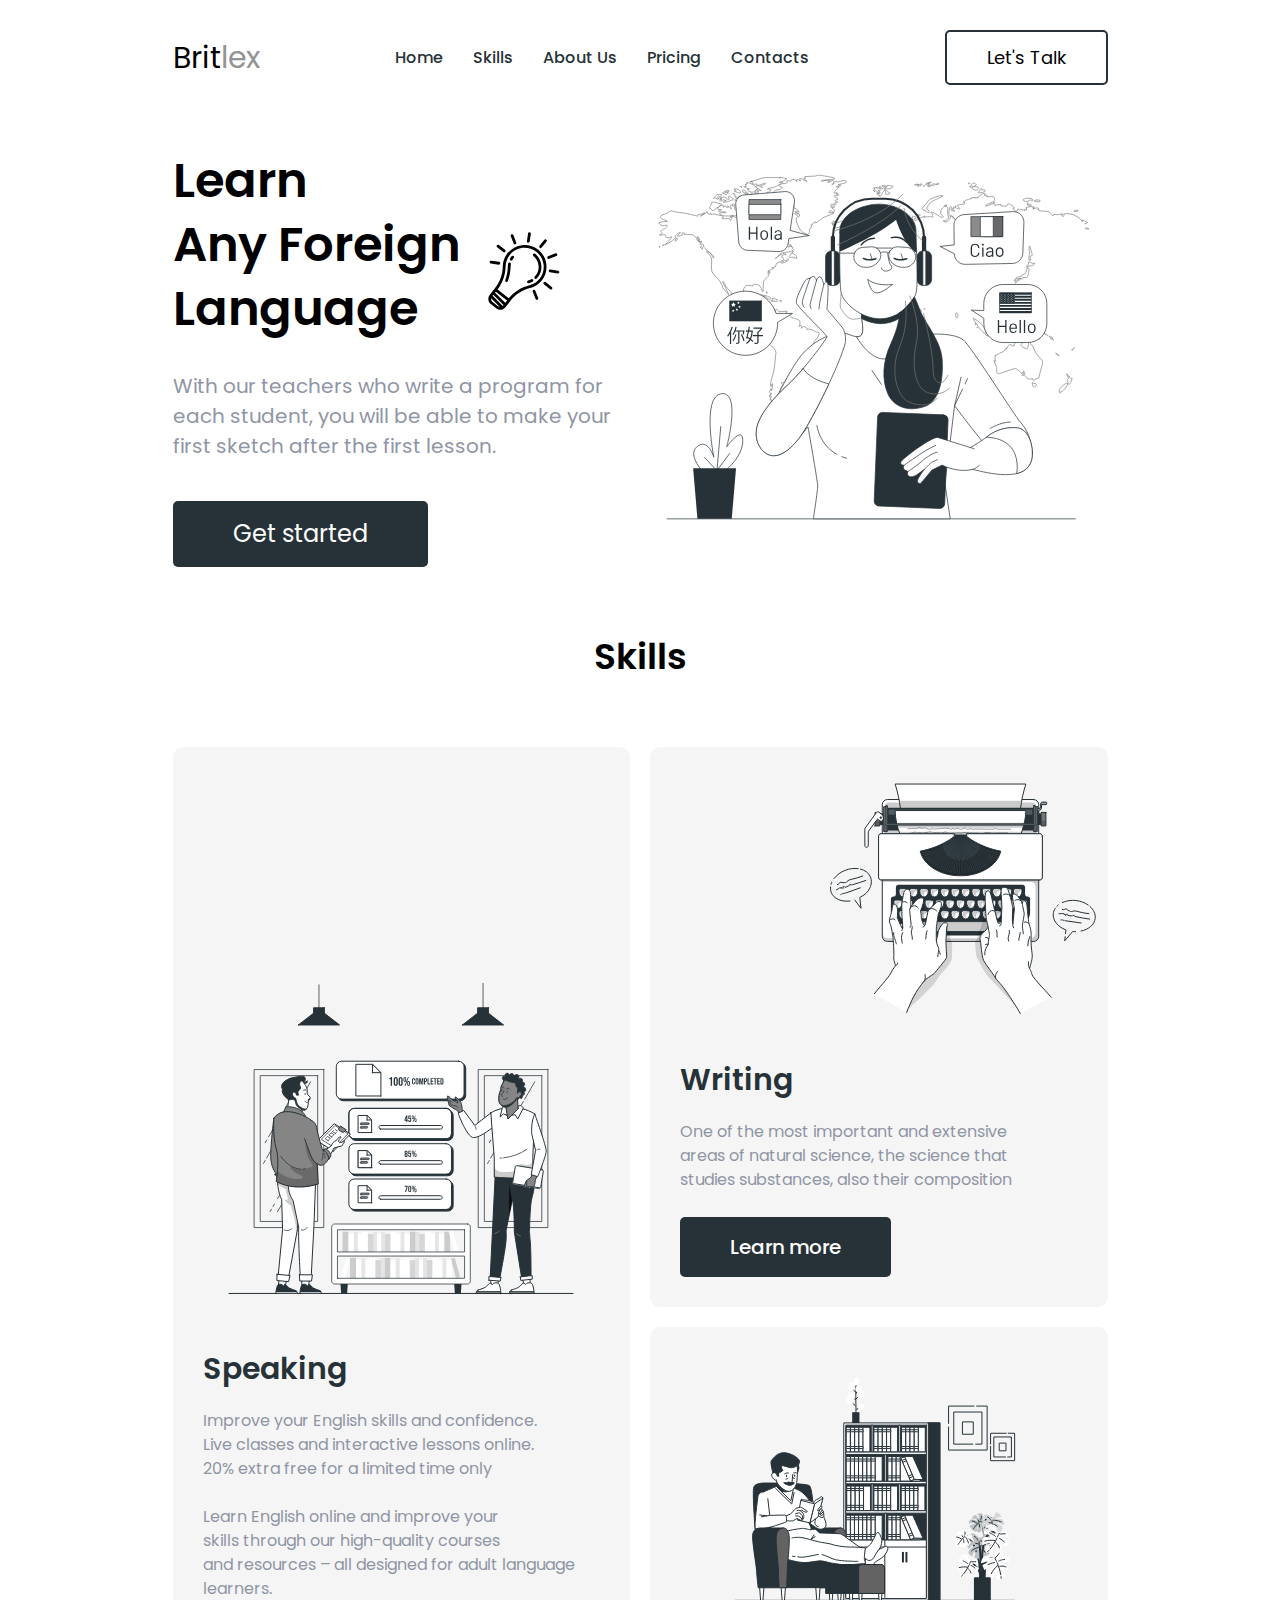
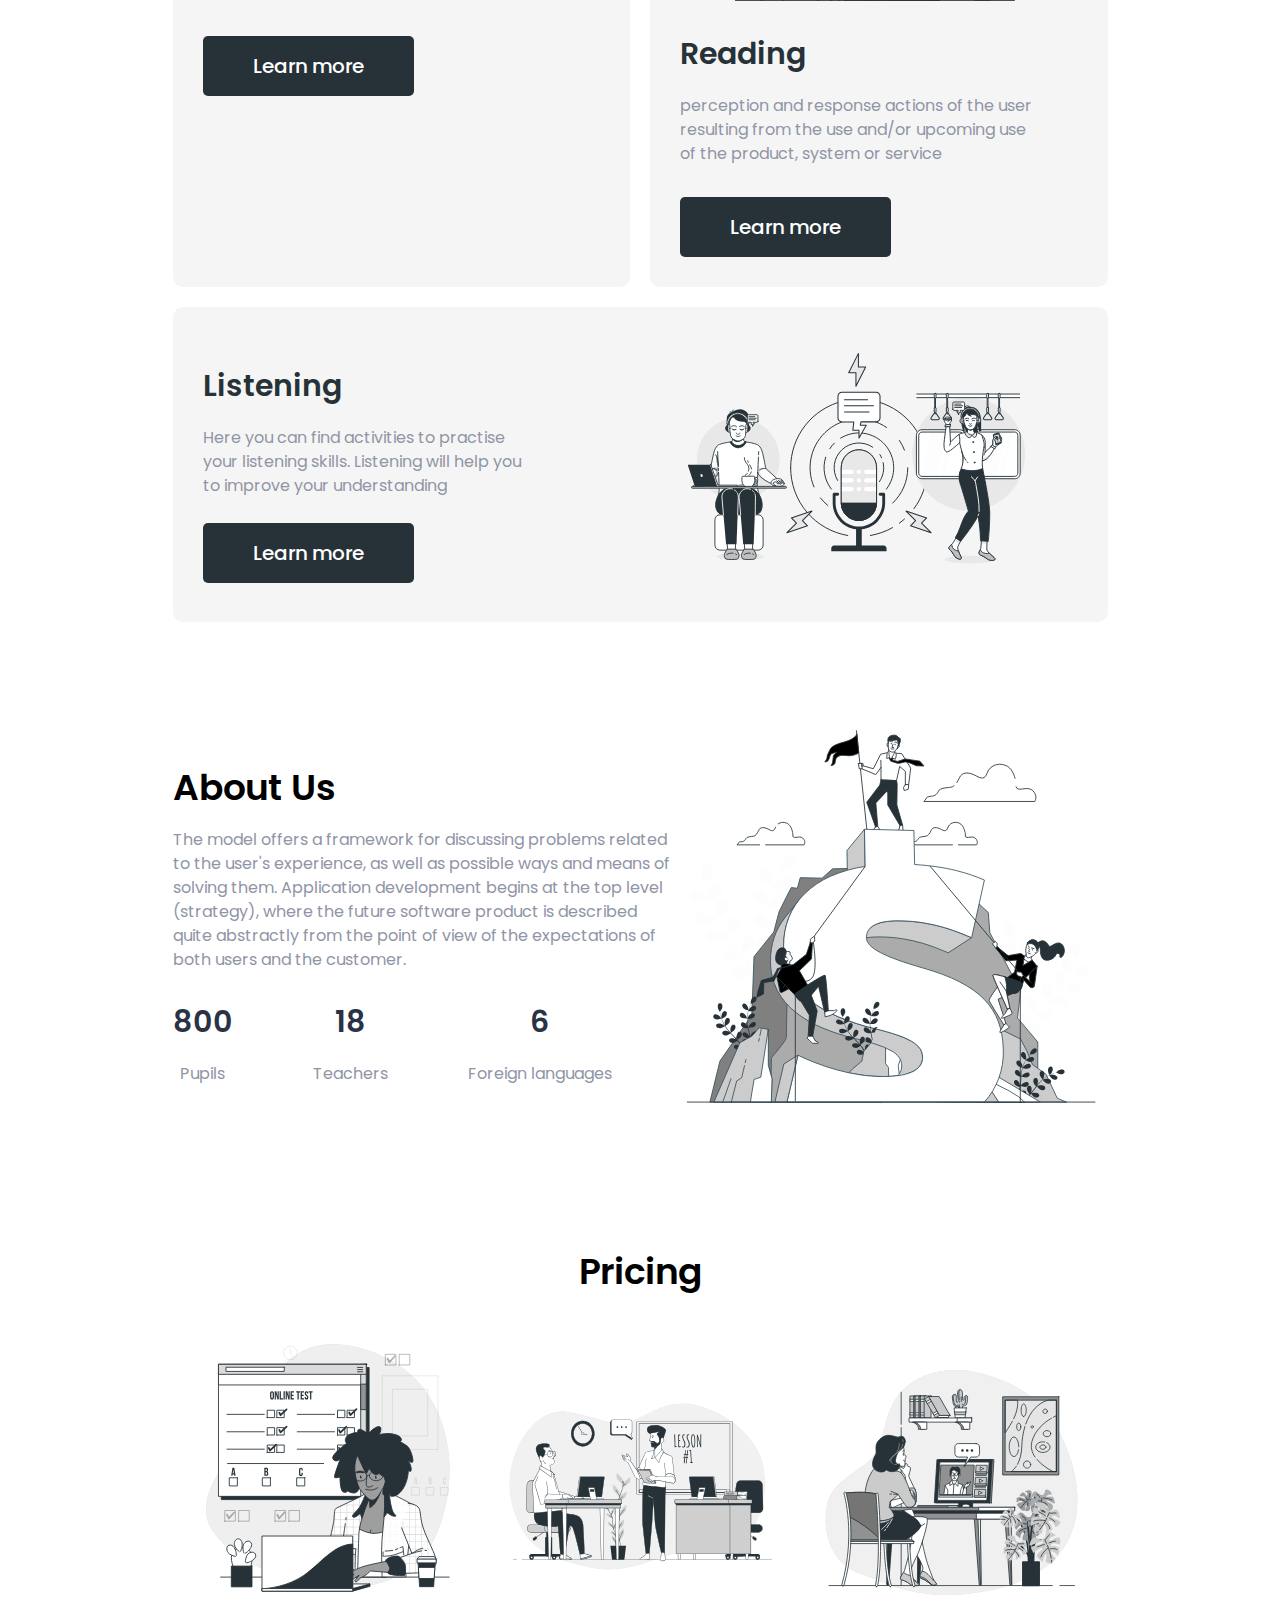
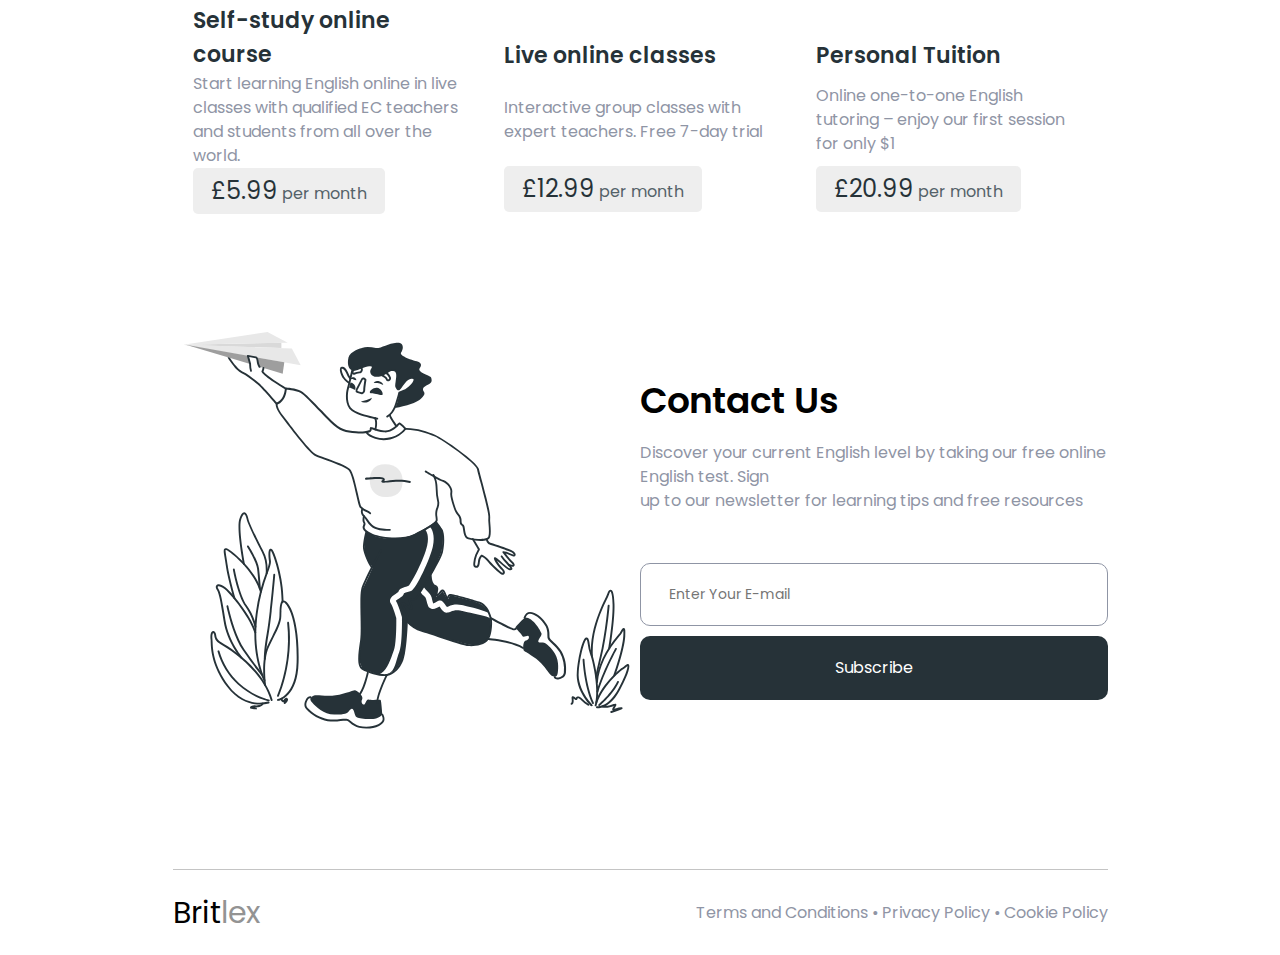
<file: index.html>
<!DOCTYPE html>
<html lang="en">
	<head>
		<meta charset="UTF-8" />
		<meta http-equiv="X-UA-Compatible" content="IE=edge" />
		<meta
			name="viewport"
			content="width=device-width, initial-scale=1.0, maximum-scale=1.0, user-scalable=0"
		/>
		<title>Britlex</title>

		<!--!!--THEME-COLOR--!!-->
		<!-- <meta name="theme-color" content='#fff'> -->
		<!--!!--ICONS--!!-->
		<!-- <link type="image/png" sizes="32x32" rel="icon" href="img/favicon/favicon.png"> -->
		<link rel="stylesheet" href="css/style.css" />
	</head>
	<body>
		<div class="wrapper">
			<div class="container">
				<!-- ?header -->
<header class="header">
    <div class="header__row">
        <div class="header__block block">
            <div class="header__column">
                <div class="header__logo logo">
Brit<span>lex</span>                </div>
            </div>
            <div class="header__column column">
                <div class="column-header__body">
                    <ul class="column-header__list">
                        <li>Home</li>
                        <li>Skills</li>
                        <li>About Us</li>
                        <li>Pricing</li>
                        <li>Contacts</li>
                    </ul>
                </div>
            </div>
            <div class="header__column">
                <div class="header__button">Let's Talk</div>
            </div>
        </div>
        <div class="header__column menu">
            <span></span>
            <span></span>
            <span></span>
        </div>
    </div> 
</header>
				<div class="content">
					<div class="fullscreen">
                        <div class="fullscreen__row">
                            <div class="fullscreen__column">
                                <div class="fullscreen__title">
                                    Learn
                                    Any Foreign <img src="img/icons/lamp.svg" alt="lamp pic">   
                                    Language
                                </div>
                                <div class="fullscreen__text">
                                    With our teachers who write a program for 
                                    each student, you will be able to make your
                                    first sketch after the first lesson.
                                </div>
                                <div class="fullscreen__button">Get started</div>
                            </div>
                            <div class="fullscreen__column">
                                <div class="fullscreen__image">
                                    <img src="img/main.svg" alt="main pic">
                                </div>
                            </div>
                        </div>
                    </div>
                    <div class="skills">
                        <div class="skills__title">Skills</div>
                        <div class="skills__grid grid">
                            <div class="grid-block-1">
                                <div class="grid__card card">
                                    <div class="card__image"><img src="img/grid-block-1.svg" alt="grid pic"></div>
                                    <div class="card__title">Speaking</div>
                                    <div class="card__text">Improve your English skills and confidence. 
                                            Live classes and interactive lessons online. 
                                            20% extra free for a limited time only
                                            
                                            Learn English online and improve your 
                                            skills through our high-quality courses
                                            and resources – all designed for adult language learners.</div>
                                    <div class="card__button">Learn more</div>
                                </div>
                            </div>
                            <div class="grid-block-2">
                                <div class="grid__card card">
                                    <div class="card__image"><img src="img/grid-block-2.svg" alt="grid pic"></div>
                                    <div class="card__title">Writing</div>
                                    <div class="card__text">One of the most important and extensive 
                                        areas of natural science, the science that 
                                        studies substances, also their composition 
                                    </div>
                                    <div class="card__button">Learn more</div>
                                </div>
                            </div>
                            <div class="grid-block-3">
                                <div class="grid__card card">
                                    <div class="card__image"><img src="img/grid-block-3.svg" alt="grid pic"></div>
                                    <div class="card__title">Reading</div>
                                    <div class="card__text">perception and response actions of the user
                                        resulting from the use and/or upcoming use 
                                        of the product, system or service
                                    </div>
                                    <div class="card__button">Learn more</div>
                                </div>
                            </div>
                            <div class="grid-block-4">
                                <div class="grid__card card">
                                    <div class="card__body">
                                        <div class="card__title">Listening</div>
                                        <div class="card__text">Here you can find activities to practise
                                            your listening skills. Listening will help you
                                            to improve your understanding 
                                        </div>
                                        <div class="card__button">Learn more</div>
                                    </div>
                                    <div class="card__image"><img src="img/grid-block-4.svg" alt="grid pic"></div>
                                </div>
                            </div>
                          </div>
                    </div>
                    <div class="about">
                        <div class="about__row">
                            <div class="about__column">
                                <div class="about__title">About Us</div>
                                <div class="about__text">The model offers a framework for discussing problems related
                                    to the user's experience, as well as possible ways and means of
                                    solving them. Application development begins at the top level
                                    (strategy), where the future software product is described quite
                                    abstractly from the point of view of the expectations of both
                                    users and the customer.</div>
                                <div class="about__info info">
                                    <div class="info__item">
                                        <div class="info__num">800</div>
                                        <div class="info__text">Pupils</div>
                                    </div>
                                    <div class="info__item">
                                        <div class="info__num">18</div>
                                        <div class="info__text">Teachers</div>
                                    </div>
                                    <div class="info__item">
                                        <div class="info__num">6</div>
                                        <div class="info__text">Foreign languages</div>
                                    </div>
                                </div>
                            </div>
                            <div class="about__column">
                                <div class="about__image">
                                    <img src="img/about.svg" alt="">
                                </div>
                            </div>
                        </div>
                    </div>
                    <div class="pricing">
                        <div class="pricing__title">Pricing</div>
                        <div class="pricing__row">
                            <div class="pricing__column">
                                <div class="pricing__card card-pricing">
                                    <div class="card-pricing__image"><img src="img/pricing-1.svg" alt="pricing pic"></div>
                                    <div class="card-pricing__body">
                                        <div class="card-pricing__title">Self-study online course</div>
                                    <div class="card-pricing__text">Start learning English online in live classes
                                        with qualified EC teachers and students 
                                        from all over the world.</div>
                                    <div class="card-pricing__cost">£5.99<span> per month</span></div>
                                    </div>
                                </div>
                            </div>
                            <div class="pricing__column">
                                <div class="pricing__card card-pricing">
                                    <div class="card-pricing__image"><img src="img/pricing-2.svg" alt="pricing pic"></div>
                                    <div class="card-pricing__body">
                                        <div class="card-pricing__title">Live online classes</div>
                                    <div class="card-pricing__text">Interactive group classes with expert
                                        teachers. Free 7-day trial</div>
                                    <div class="card-pricing__cost">£12.99<span> per month</span></div>
                                    </div>
                                </div>
                            </div>
                            <div class="pricing__column">
                                <div class="pricing__card card-pricing">
                                    <div class="card-pricing__image"><img src="img/pricing-3.svg" alt="pricing pic"></div>
                                    <div class="card-pricing__body">
                                        <div class="card-pricing__title">Personal Tuition</div>
                                    <div class="card-pricing__text">Online one-to-one English tutoring – enjoy
                                        our first session for only $1</div>
                                    <div class="card-pricing__cost">£20.99<span> per month</span></div>
                                    </div>
                                </div>
                            </div>
                        </div>
                    </div>
                    <div class="contact">
                        <div class="contact__row">
                            <div class="contact__column">
                                <div class="contact__image"><img src="img/contact.svg" alt="contact pic"></div>
                            </div>
                            <div class="contact__column">
                                <div class="contact__title">Contact Us</div>
                                <div class="contact__text">Discover your current English level by taking our free online English test. Sign
up to our newsletter for learning tips and free resources</div>
                                <form class="contact__form form">
                                    <input type="email" class="form__input" placeholder="Enter Your E-mail">
                                    <input type="submit" value="Subscribe" class="form__button">
                                </form>
                            </div>
                        </div>
                    </div>
				</div>
				<!-- ?footer -->
<footer class="footer">
    <div class="footer__row">
        <div class="footer__column">
            <div class="footer__logo logo" id="footer-logo">
Brit<span>lex</span>            </div>
        </div>
        <div class="footer__column">
            <div class="footer__info"><span>Terms and Conditions </span>• <span>Privacy Policy</span> • <span>Cookie Policy</span></div>
        </div>
    </div>
</footer>
			</div>
		</div>
		<!-- script -->
		<script src="scripts/script.js"></script>
	</body>
</html>
</file>
<file: css/style.css>
@charset "UTF-8";@import url(https://fonts.googleapis.com/css?family=Poppins:regular,500,600&display=swap);*{padding:0;margin:0;border:0}*,:after,:before{-webkit-box-sizing:border-box;box-sizing:border-box}:active,:focus{outline:none}a:active,a:focus{outline:none}aside,footer,header,nav{display:block}body,html{height:100%;width:100%;font-size:100%;line-height:1;font-size:14px;-ms-text-size-adjust:100%;-moz-text-size-adjust:100%;-webkit-text-size-adjust:100%}button,input,textarea{font-family:inherit}input::-ms-clear{display:none}button{cursor:pointer}button::-moz-focus-inner{padding:0;border:0}a,a:visited{text-decoration:none}a:hover{text-decoration:none}ul li{list-style:none}img{vertical-align:top}h1,h2,h3,h4,h5,h6{font-size:inherit;font-weight:400}.ibg{background-position:center;background-size:cover;background-repeat:no-repeat}.ibg img{display:none}.header__row{display:-webkit-box;display:-ms-flexbox;display:flex;-webkit-box-pack:justify;-ms-flex-pack:justify;justify-content:space-between;-webkit-box-align:center;-ms-flex-align:center;align-items:center;padding:30px 0px 0 0;-webkit-transition:-webkit-transform ease 0.01s;transition:-webkit-transform ease 0.01s;transition:transform ease 0.01s;transition:transform ease 0.01s,-webkit-transform ease 0.01s}.header__column:first-child{margin:auto 0}.header__button{font-size:18px;line-height:27px;color:#000;padding:15px 55px;border:2px solid #263238;border-radius:5px;display:inline-block}.header__button:hover{opacity:0.8;cursor:pointer}.block{width:100%;display:-webkit-box;display:-ms-flexbox;display:flex;-webkit-box-pack:justify;-ms-flex-pack:justify;justify-content:space-between}.column{margin:auto 0}.column-header__list{display:-webkit-box;display:-ms-flexbox;display:flex;-webkit-box-align:center;-ms-flex-align:center;align-items:center}.column-header__list li{color:#263238;font-weight:500;font-size:20px;line-height:30px}.column-header__list li:not(:last-child){margin-right:30px}.column-header__list li:hover{cursor:pointer;opacity:0.8}.menu{width:40px;height:20px;margin-left:auto;display:none;position:relative}.menu span{position:absolute;z-index:3;width:100%;height:3px;background-color:#39515E;border-radius:1px;-webkit-transition:all ease 0.3s;transition:all ease 0.3s}.menu span:first-child{top:0px}.menu span:nth-child(2){top:50%;-webkit-transform:translateY(-50%);transform:translateY(-50%)}.menu span:last-child{width:80%;bottom:0px}@media (max-width:1440px){.column-header__list:not(:last-child){margin-right:15px}.column-header__list li{font-size:16px;line-height:24px}.header__button{padding:12px 40px}}@media (max-width:991px){.column-header__list:not(:last-child){margin-right:10px}.column-header__list li{font-size:16px;line-height:21px}.header__button{padding:8px 20px}}@media (max-width:767px){.menu{display:block}.block{display:-webkit-box;display:-ms-flexbox;display:flex;-webkit-box-orient:vertical;-webkit-box-direction:normal;-ms-flex-direction:column;flex-direction:column;-webkit-box-pack:start;-ms-flex-pack:start;justify-content:flex-start;-webkit-transition:all 0.3s ease;transition:all 0.3s ease;-webkit-transform:translateX(-200vw);transform:translateX(-200vw);background-color:#fff;position:absolute;z-index:3;top:0;left:0;-webkit-box-shadow:2px 2px 10px 1px rgba(0,0,0,0.25);box-shadow:2px 2px 10px 1px rgba(0,0,0,0.25);width:70vw;height:100vh;padding:35px 30px 15px 40px}.column{margin:0}.header__logo:not(.js-logo){padding-bottom:10px}.logo:not(.js-logo):after{content:"";width:100%;height:1px;background-color:#C4C4C4;position:absolute;left:0;bottom:0}.column-header__body{width:100%;margin:35px 0 60px 0}.column-header__list{-webkit-box-orient:vertical;-webkit-box-direction:normal;-ms-flex-direction:column;flex-direction:column;-webkit-box-align:start;-ms-flex-align:start;align-items:flex-start}.column-header__list li{font-size:22px;line-height:60px}.column-header__list li:not(:last-child){margin-right:0}.block.active{-webkit-transform:translateX(0);transform:translateX(0);overflow:auto}.menu.active{z-index:3;-webkit-transform:translateY(5px);transform:translateY(5px)}.menu.active span{background-color:white}.menu.active span:first-child{top:8px;-webkit-transform:rotate(40deg);transform:rotate(40deg)}.menu.active span:nth-child(2){display:none}.menu.active span:last-child{width:100%;bottom:9px;-webkit-transform:rotate(-40deg);transform:rotate(-40deg)}body.active{overflow-y:hidden}.header__row{padding:30px 0}.header__column:first-child{margin:0}}@media (pointer:coarse) and (orientation:landscape){.column-header__list{-webkit-transform:translateY(0%);transform:translateY(0%)}}@media (max-width:480px){.column-header__list li{font-size:24px;line-height:65px}.column-header__body{margin:25px 0 30px 0}.block{-webkit-transform:translateX(-200vw);transform:translateX(-200vw);width:100vw}.block.active{-webkit-transform:translateX(0);transform:translateX(0)}.menu.active span{background-color:#39515E}}::-webkit-scrollbar{width:17px;background-color:#eeeeee}::-webkit-scrollbar-thumb{background-color:#263238;border:3px solid #eeeeee;border-radius:21px}::-webkit-scrollbar-thumb:hover{background-color:#8f95a5}body,html{scrollbar-color:#263238 #eeeeee;scrollbar-width:17px}.logo{font-size:36px;line-height:54px;position:relative}.logo span{color:#939393}.about__title,.contact__title,.pricing__title,.skills__title{font-size:48px;line-height:80px;font-weight:600;color:#000;text-align:center;margin-bottom:80px}body{font-family:Poppins;color:#000}.wrapper{display:-webkit-box;display:-ms-flexbox;display:flex;-webkit-box-orient:vertical;-webkit-box-direction:normal;-ms-flex-direction:column;flex-direction:column;overflow:hidden;min-height:100%}.container{max-width:1370px;margin:0 auto;padding:0 15px}.content{-webkit-box-flex:1;-ms-flex:1 1 auto;flex:1 1 auto}.fullscreen{width:100%;margin-bottom:130px}.fullscreen__row{display:-webkit-box;display:-ms-flexbox;display:flex}.fullscreen__column{-webkit-box-flex:0;-ms-flex:0 0 50%;flex:0 0 50%}.fullscreen__title{font-size:64px;line-height:80px;font-weight:600;color:#000;white-space:pre-line;margin-bottom:40px;position:relative;z-index:1}.fullscreen__title img{max-width:100%;position:absolute;z-index:1}.fullscreen__text{font-size:24px;line-height:36px;color:#8f95a5;margin-bottom:40px;white-space:pre-line}.fullscreen__button{padding:20px 80px;background-color:#263238;border-radius:5px;color:#fff;font-size:26px;line-height:40px;display:inline-block}.fullscreen__button:hover{opacity:0.8;cursor:pointer}.fullscreen__image img{max-width:100%}.skills{margin:0 0 200px 0}.skills__grid{display:-ms-grid;display:grid;-ms-grid-columns:1fr 20px 1fr 20px 1fr;grid-template-columns:1fr 1fr 1fr;-ms-grid-rows:1fr 20px 0.6fr;grid-template-rows:1fr 0.6fr;gap:20px 20px;grid-auto-flow:row;grid-template-areas:"grid-block-1 grid-block-2 grid-block-3" "grid-block-1 grid-block-4 grid-block-4";width:100%;height:auto}.card{display:-webkit-box;display:-ms-flexbox;display:flex;-webkit-box-orient:vertical;-webkit-box-direction:normal;-ms-flex-direction:column;flex-direction:column;-webkit-box-align:center;-ms-flex-align:center;align-items:center;padding:30px;background-color:#f5f5f5;border-radius:10px;height:100%}.card__image{width:100%;text-align:center}.card__image img{max-width:100%}.card__title{font-size:30px;line-height:80px;font-weight:600;color:#263238;margin-right:auto}.card__text{font-size:16px;line-height:24px;color:#8f95a5;white-space:pre-line;margin-right:auto;padding-bottom:25px}.card__button{padding:15px 50px;border-radius:5px;display:inline-block;background-color:#263238;color:#fff;font-size:20px;line-height:30px;font-weight:500;margin-right:auto;margin-top:auto}.card__button:hover{cursor:pointer;opacity:0.8}.card__body{-webkit-box-flex:0;-ms-flex:0 0 50%;flex:0 0 50%;margin:auto 0}.grid-block-1{-ms-grid-row:1;-ms-grid-row-span:3;-ms-grid-column:1;grid-area:grid-block-1}.grid-block-1>.card{-webkit-box-pack:center;-ms-flex-pack:center;justify-content:center}.grid-block-1>.card .card__button{margin-top:0}.grid-block-1>.card .card__text{padding-bottom:35px}.grid-block-2{-ms-grid-row:1;-ms-grid-column:3;grid-area:grid-block-2;height:auto}.grid-block-2>.card>.card__image{text-align:right}.grid-block-2>.card{padding-top:0;padding-right:0}.grid-block-3{-ms-grid-row:1;-ms-grid-column:5;grid-area:grid-block-3;height:auto}.grid-block-3>.card{padding-top:40px}.grid-block-4{-ms-grid-row:3;-ms-grid-column:3;-ms-grid-column-span:3;grid-area:grid-block-4;height:auto}.grid-block-4>.card{-webkit-box-orient:horizontal;-webkit-box-direction:normal;-ms-flex-direction:row;flex-direction:row}.grid-block-4>.card>.card__image{-webkit-box-flex:0;-ms-flex:0 0 50%;flex:0 0 50%}.about{margin-bottom:170px}.about__row{display:-webkit-box;display:-ms-flexbox;display:flex}.about__column{-webkit-box-flex:0;-ms-flex:0 0 50%;flex:0 0 50%}.about__title{text-align:left;margin-bottom:0}.about__text{font-size:20px;line-height:30px;color:#8f95a5;white-space:pre-line;margin-bottom:55px}.about__info{display:-webkit-box;display:-ms-flexbox;display:flex}.about__image{text-align:right}.about__image img{max-width:100%}.info__item{text-align:center}.info__item:not(:last-child){margin-right:130px}.info__num{font-size:48px;line-height:80px;font-weight:600;color:#2a3246}.info__text{font-size:20px;line-height:30px;color:#8f95a5}.pricing{margin-bottom:130px}.pricing__title{margin-bottom:40px}.pricing__row{display:-webkit-box;display:-ms-flexbox;display:flex}.pricing__column{-webkit-box-flex:0;-ms-flex:0 0 33.333%;flex:0 0 33.333%;height:650px}.pricing__card{padding:30px;height:100%;display:-webkit-box;display:-ms-flexbox;display:flex;-webkit-box-orient:vertical;-webkit-box-direction:normal;-ms-flex-direction:column;flex-direction:column;-webkit-box-pack:justify;-ms-flex-pack:justify;justify-content:space-between}.card-pricing__body{height:225px;display:-webkit-box;display:-ms-flexbox;display:flex;-webkit-box-orient:vertical;-webkit-box-direction:normal;-ms-flex-direction:column;flex-direction:column;-webkit-box-pack:justify;-ms-flex-pack:justify;justify-content:space-between}.card-pricing__image{height:400px;display:-webkit-box;display:-ms-flexbox;display:flex;-webkit-box-pack:center;-ms-flex-pack:center;justify-content:center;-webkit-box-align:center;-ms-flex-align:center;align-items:center}.card-pricing__image img{max-width:100%}.card-pricing__title{font-weight:600;font-size:30px;line-height:48px;color:#263238;margin-bottom:15px}.card-pricing__text{font-size:20px;line-height:30px;color:#8f95a5;margin-bottom:15px}.card-pricing__cost{-ms-flex-item-align:start;align-self:flex-start;padding:5px 18px;display:inline-block;background-color:#eeeeee;border-radius:5px;font-size:30px;line-height:45px;color:#263238}.card-pricing__cost span{font-size:18px;line-height:27px;color:#546269}.contact{margin-bottom:130px}.contact__row{display:-webkit-box;display:-ms-flexbox;display:flex}.contact__column:first-child{-webkit-box-flex:0;-ms-flex:0 0 40%;flex:0 0 40%}.contact__column:last-child{-webkit-box-flex:0;-ms-flex:0 0 60%;flex:0 0 60%}.contact__image img{max-width:100%}.contact__title{text-align:left;margin-bottom:30px}.contact__text{font-size:20px;line-height:30px;color:#8f95a5;margin-bottom:50px;white-space:pre-line}.contact__form{display:-webkit-box;display:-ms-flexbox;display:flex}.form__input{border:1px solid #8f95a5;border-radius:10px;padding:25px 280px 25px 33px;font-size:16px;line-height:24px;color:#8f95a5;margin-right:12px}.form__button{font-size:20px;line-height:30px;color:#fff;padding:25px 80px;background-color:#263238;border-radius:10px}.form__button:hover{opacity:0.8;cursor:pointer}.footer{border-top:1px solid #c4c4c4}.footer__row{display:-webkit-box;display:-ms-flexbox;display:flex;-webkit-box-pack:justify;-ms-flex-pack:justify;justify-content:space-between;-webkit-box-align:center;-ms-flex-align:center;align-items:center;padding:30px 0}.footer__info{font-size:24px;line-height:36px;color:#8f95a5}.footer__info span:hover{opacity:0.8;cursor:pointer}.footer .logo:after{display:none}@media (max-width:1440px){.footer__info{font-size:16px;line-height:24px}.footer__row{padding:20px 0}}@media (max-width:767px){.footer__info{font-size:13px;line-height:19px}}@media (max-width:480px){.footer__row{-webkit-box-orient:vertical;-webkit-box-direction:normal;-ms-flex-direction:column;flex-direction:column}.footer__column:not(:last-child){margin-bottom:10px}}@media (max-width:1440px){.container{max-width:965px}.logo{font-size:30px;line-height:45px}.fullscreen__row{-webkit-box-align:center;-ms-flex-align:center;align-items:center}.fullscreen__title{font-size:48px;line-height:64px;margin-bottom:0px}.fullscreen__text{font-size:20px;line-height:30px}.fullscreen__button{padding:15px 60px;font-size:24px;line-height:36px}.fullscreen{margin-bottom:50px}.about__title,.contact__title,.pricing__title,.skills__title{font-size:36px;margin-bottom:50px}.skills{margin-bottom:80px}.skills__grid{grid-template-areas:"grid-block-1 grid-block-2" "grid-block-1 grid-block-3" "grid-block-4 grid-block-4";width:100%;height:auto;-ms-grid-columns:1fr 1fr;grid-template-columns:1fr 1fr;-ms-grid-rows:1fr 1fr 0.5fr;grid-template-rows:1fr 1fr 0.5fr}.about{margin-bottom:100px}.about__row{-webkit-box-align:center;-ms-flex-align:center;align-items:center}.about__title{margin-bottom:0}.about__column:first-child{-webkit-box-flex:0;-ms-flex:0 0 54%;flex:0 0 54%}.about__column:last-child{-webkit-box-flex:0;-ms-flex:0 0 46%;flex:0 0 46%}.about__text{font-size:16px;line-height:24px;margin-bottom:10px;white-space:normal}.info__item:not(:last-child){margin-right:80px}.info__num{font-size:30px}.info__text{font-size:16px;line-height:24px}.pricing{margin-bottom:90px}.pricing__title{margin-bottom:0px}.pricing__column{height:520px}.pricing__card{padding:20px;height:100%}.card-pricing__title{font-size:22px;line-height:34px;margin-bottom:0}.card-pricing__text{font-size:16px;line-height:24px;margin-bottom:0}.card-pricing__cost{font-size:24px;line-height:36px}.card-pricing__cost span{font-size:16px;line-height:24px}.contact__row{-webkit-box-align:center;-ms-flex-align:center;align-items:center}.contact__column:first-child{-webkit-box-flex:0;-ms-flex:0 0 50%;flex:0 0 50%}.contact__column:last-child{-webkit-box-flex:0;-ms-flex:0 0 50%;flex:0 0 50%}.contact__image{padding:10px}.contact__title{margin-bottom:0}.contact__text{font-size:16px;line-height:24px;white-space:pre-line}.contact__form{-webkit-box-orient:vertical;-webkit-box-direction:normal;-ms-flex-direction:column;flex-direction:column}.form__input{padding:20px 0px 20px 28px;font-size:14px;line-height:21px;margin-right:0;margin-bottom:10px}.form__button{font-size:16px;line-height:24px;padding:20px 40px}.grid-block-1{-ms-grid-row:1;-ms-grid-row-span:2;-ms-grid-column:1}.grid-block-2{-ms-grid-row:1;-ms-grid-column:2}.grid-block-3{-ms-grid-row:2;-ms-grid-column:2}.grid-block-4{-ms-grid-row:3;-ms-grid-column:1;-ms-grid-column-span:2}}@media (max-width:991px){.container{max-width:720px}.fullscreen__title{font-size:46px;line-height:62px}.fullscreen__text{font-size:18px;line-height:24px}.fullscreen__button{font-size:21px;line-height:30px}.fullscreen__title img{max-width:25%}.card__button{font-size:18px;line-height:24px}.about__text{font-size:14px;line-height:21px;margin-bottom:0px}.info__item:not(:last-child){margin-right:50px}.info__num{font-size:28px}.info__text{font-size:14px;line-height:21px}.pricing__card{padding:10px}.card-pricing__title{font-size:20px;line-height:32px}.card-pricing__text{font-size:14px;line-height:21px;margin-bottom:10px}.card-pricing__cost{font-size:22px;line-height:34px}.card-pricing__cost span{font-size:14px;line-height:21px}}@media (max-width:767px){.container{max-width:97%}.fullscreen__title{font-size:36px;line-height:45px}.fullscreen__text{font-size:16px}.fullscreen__button{font-size:18px;line-height:27px;padding:15px 40px}.card{padding:10px}.grid-block-2>.card{padding:10px}.grid-block-3>.card{padding-top:10px}.card__button{margin-top:0;font-size:16px;white-space:nowrap}.card__title{font-size:20px;line-height:50px}.card__text{font-size:13px;line-height:19px;padding-bottom:15px}.card__image img{max-width:80%}.skills__grid{-ms-grid-columns:1fr 15px 1fr;grid-template-columns:1fr 1fr;-ms-grid-rows:0.8fr 15px 0.8fr 15px 0.5fr;grid-template-rows:0.8fr 0.8fr 0.5fr;gap:15px 15px}.skills__grid>:first-child{-ms-grid-row:1;-ms-grid-column:1}.skills__grid>:nth-child(2){-ms-grid-row:1;-ms-grid-column:3}.skills__grid>:nth-child(3){-ms-grid-row:3;-ms-grid-column:1}.skills__grid>:nth-child(4){-ms-grid-row:3;-ms-grid-column:3}.skills__grid>:nth-child(5){-ms-grid-row:5;-ms-grid-column:1}.skills__grid>:nth-child(6){-ms-grid-row:5;-ms-grid-column:3}.about__text{padding-bottom:10px}.about__title{font-size:30px}.info__num{font-size:22px;line-height:50px}.info__text{font-size:13px;line-height:19px}.pricing__title{font-size:30px}.card-pricing__body{-webkit-box-pack:center;-ms-flex-pack:center;justify-content:center;height:auto}.card-pricing__title{line-height:60px}.card-pricing__text{margin-bottom:0;padding-bottom:20px}.card-pricing__image{height:auto}.pricing__column{height:auto}.pricing__row{-webkit-box-orient:vertical;-webkit-box-direction:normal;-ms-flex-direction:column;flex-direction:column}.contact__column:first-child{-webkit-box-flex:0;-ms-flex:0 0 40%;flex:0 0 40%}.contact__column:last-child{-webkit-box-flex:0;-ms-flex:0 0 60%;flex:0 0 60%}.contact__title{font-size:30px}.contact__text{font-size:14px;line-height:21px;margin-bottom:0;padding-bottom:15px}.form__input{font-size:12px;line-height:18px;padding:15px 0px 15px 15px}.form__button{font-size:13px;line-height:19px;padding:15px 30px}}@media (max-width:480px){.fullscreen__row{-webkit-box-orient:vertical;-webkit-box-direction:reverse;-ms-flex-direction:column-reverse;flex-direction:column-reverse}.fullscreen__column{-webkit-box-flex:0;-ms-flex:none;flex:none}.fullscreen__title{text-align:center;font-size:34px;white-space:normal}.fullscreen__title img{display:none}.fullscreen__image{text-align:center}.fullscreen__image img{max-width:80%}.fullscreen__button{display:-webkit-box;display:-ms-flexbox;display:flex;-webkit-box-pack:center;-ms-flex-pack:center;justify-content:center;padding:15px 0}.card__button{padding:10px 20px;font-size:14px;line-height:21px}.skills{margin-bottom:0}.grid-block-1>.card>.card__text{padding-bottom:10px}.grid-block-4>.card{-webkit-box-orient:vertical;-webkit-box-direction:reverse;-ms-flex-direction:column-reverse;flex-direction:column-reverse}.grid-block-4>.card>.card__body{-webkit-box-flex:0;-ms-flex:none;flex:none;width:100%}.grid-block-4>.card>.card__image{-webkit-box-flex:0;-ms-flex:none;flex:none}.skills__grid{-ms-grid-columns:1fr;grid-template-columns:1fr;-ms-grid-rows:0.8fr 15px 0.8fr 15px 0.8fr 15px 0.5fr;grid-template-rows:0.8fr 0.8fr 0.8fr 0.5fr;grid-template-areas:"grid-block-1" "grid-block-2" "grid-block-3" "grid-block-4";gap:15px 15px}.card,.grid-block-2>.card{padding:20px}.card__text{white-space:normal}.about__row{-webkit-box-orient:vertical;-webkit-box-direction:normal;-ms-flex-direction:column;flex-direction:column}.about__column{text-align:center}.about__info{-webkit-box-pack:center;-ms-flex-pack:center;justify-content:center;-webkit-box-orient:vertical;-webkit-box-direction:normal;-ms-flex-direction:column;flex-direction:column}.info__item:not(:last-child){margin-right:0}.about__title{text-align:center}.contact__row{-webkit-box-orient:vertical;-webkit-box-direction:normal;-ms-flex-direction:column;flex-direction:column}.contact__title{text-align:center}.grid-block-1{-ms-grid-row:1;-ms-grid-row-span:1;-ms-grid-column:1}.grid-block-2{-ms-grid-row:3;-ms-grid-column:1}.grid-block-3{-ms-grid-row:5;-ms-grid-column:1}.grid-block-4{-ms-grid-row:7;-ms-grid-column:1;-ms-grid-column-span:1}}
</file>
